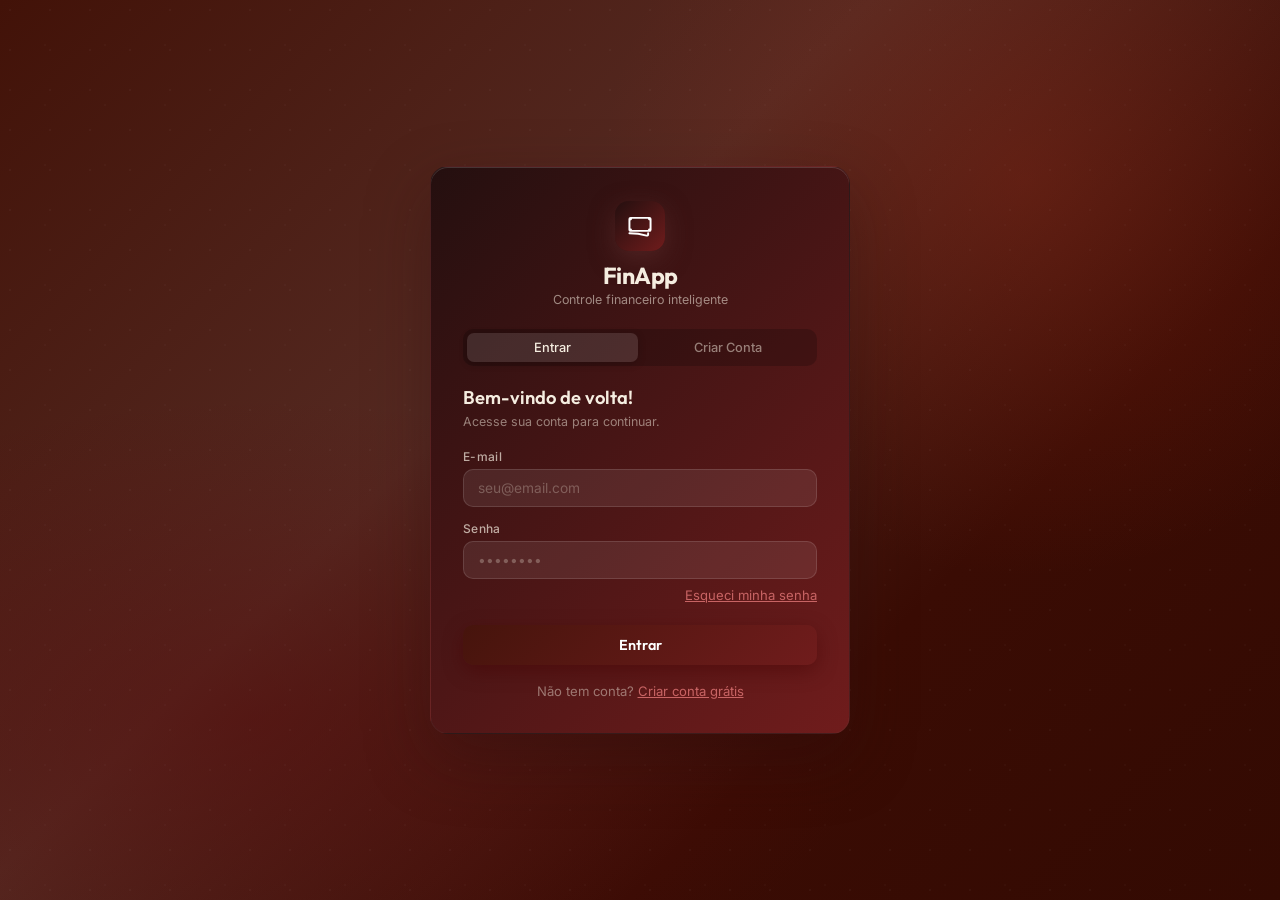
<file: index.html>
<!DOCTYPE html>
<html lang="pt-BR">
<head>
  <meta charset="UTF-8" />
  <meta name="viewport" content="width=device-width, initial-scale=1.0" />
  <title>FinApp | Entrar</title>
  <meta name="description" content="Gerencie suas finanças pessoais com facilidade. Faça login ou crie sua conta no FinApp." />
  <link rel="shortcut icon" href="favicon-16x16.png" type="image/x-icon">
  
  <!-- Configurações PWA e Web App Manifest -->
  <link rel="manifest" href="manifest.json" />
  <meta name="theme-color" content="#110e0c" />
  <meta name="mobile-web-app-capable" content="yes" />
  <meta name="apple-mobile-web-app-status-bar-style" content="black-translucent" />
  <meta name="apple-mobile-web-app-title" content="FinApp" />
  <link rel="apple-touch-icon" href="icons/apple-touch-icon.png" />

  <!-- Folha de estilo visual exclusiva da tela de autenticação -->
  <link rel="stylesheet" href="css/auth.css" />
</head>
<body>

<!-- Efeito de fundo decorativo com gradientes radiais -->
<div class="auth-bg"></div>

<!-- Container centralizado que envolve o card -->
<div class="auth-wrapper">
  <div class="auth-card">

    <!-- ============================================================
         1. CABEÇALHO / LOGO DO APLICATIVO
         ============================================================ -->
    <div class="auth-logo">
      <div class="auth-logo-icon">
        <svg xmlns="http://www.w3.org/2000/svg" fill="none" viewBox="0 0 24 24" stroke-width="1.8" stroke="currentColor">
          <path stroke-linecap="round" stroke-linejoin="round"
            d="M2.25 18.75a60.07 60.07 0 0 1 15.797 2.101c.727.198 1.453-.342 1.453-1.096V18.75M3.75 4.5v.75A.75.75 0 0 1 3 6h-.75m0 0v-.375c0-.621.504-1.125 1.125-1.125H20.25M2.25 6v9m18-10.5v.75c0 .414.336.75.75.75h.75m-1.5-1.5h.375c.621 0 1.125.504 1.125 1.125v9.75c0 .621-.504 1.125-1.125 1.125h-.375m1.5-1.5H21a.75.75 0 0 0-.75.75v.75m0 0H3.75m0 0h-.375a1.125 1.125 0 0 1-1.125-1.125V15m1.5 1.5v-.75A.75.75 0 0 0 3 15h-.75" />
        </svg>
      </div>
      <h1>FinApp</h1>
      <p>Controle financeiro inteligente</p>
    </div>

    <!-- ============================================================
         2. ABAS DE NAVEGAÇÃO: ENTRAR / CRIAR CONTA
         ============================================================ -->
    <div class="auth-tabs" id="authTabs">
      <button class="auth-tab-btn active" id="tabLogin" onclick="switchTab('login')">Entrar</button>
      <button class="auth-tab-btn" id="tabSignup" onclick="switchTab('signup')">Criar Conta</button>
    </div>

    <!-- Mensagens globais de feedback (Erro, Sucesso, Info) -->
    <div class="alert-msg" id="alertMsg"></div>

    <!-- ============================================================
         3. VIEW: FORMULÁRIO DE LOGIN
         ============================================================ -->
    <div class="auth-view active" id="viewLogin">
      <h2>Bem-vindo de volta!</h2>
      <p class="subtitle">Acesse sua conta para continuar.</p>

      <form id="formLogin" novalidate>
        <div class="form-group">
          <label for="loginEmail">E-mail</label>
          <input class="form-input" type="email" id="loginEmail" placeholder="seu@email.com" autocomplete="email" required />
        </div>
        <div class="form-group">
          <label for="loginPassword">Senha</label>
          <input class="form-input" type="password" id="loginPassword" placeholder="••••••••" autocomplete="current-password" required />
        </div>

        <div class="form-footer" style="text-align:right; margin-top:-6px; margin-bottom:18px;">
          <button type="button" class="btn-link" onclick="switchTab('reset')">Esqueci minha senha</button>
        </div>

        <button class="btn-primary" type="submit" id="btnLogin">Entrar</button>
      </form>

      <div class="form-footer">
        Não tem conta?
        <button class="btn-link" onclick="switchTab('signup')">Criar conta grátis</button>
      </div>
    </div>

    <!-- ============================================================
         4. VIEW: FORMULÁRIO DE CADASTRO
         ============================================================ -->
    <div class="auth-view" id="viewSignup">
      <h2>Criar conta</h2>
      <p class="subtitle">Preencha os dados abaixo para começar.</p>

      <form id="formSignup" novalidate>
        <div class="form-group">
          <label for="signupName">Nome completo</label>
          <input class="form-input" type="text" id="signupName" placeholder="Pedro Leitão" autocomplete="name" required />
        </div>
        <div class="form-group">
          <label for="signupEmail">E-mail</label>
          <input class="form-input" type="email" id="signupEmail" placeholder="seu@email.com" autocomplete="email" required />
        </div>
        <div class="form-group">
          <label for="signupPassword">Senha</label>
          <input class="form-input" type="password" id="signupPassword" placeholder="Mínimo 6 caracteres" autocomplete="new-password" required />
          <!-- Barra de força da senha em tempo real -->
          <div class="pwd-strength" id="pwdStrength">
            <div class="pwd-strength-bar"><div class="pwd-strength-fill" id="pwdFill"></div></div>
            <div class="pwd-strength-label" id="pwdLabel"></div>
          </div>
        </div>
        <div class="form-group">
          <label for="signupConfirm">Confirmar senha</label>
          <input class="form-input" type="password" id="signupConfirm" placeholder="Repita a senha" autocomplete="new-password" required />
        </div>

        <button class="btn-primary" type="submit" id="btnSignup">Criar conta</button>
      </form>

      <div class="form-footer">
        Já tem conta?
        <button class="btn-link" onclick="switchTab('login')">Entrar</button>
      </div>
    </div>

    <!-- ============================================================
         5. VIEW: RECUPERAÇÃO DE SENHA (Enviar e-mail)
         ============================================================ -->
    <div class="auth-view" id="viewReset">
      <h2>Redefinir senha</h2>
      <p class="subtitle">Digite seu e-mail e enviaremos um link para criar uma nova senha.</p>

      <form id="formReset" novalidate>
        <div class="form-group">
          <label for="resetEmail">E-mail</label>
          <input class="form-input" type="email" id="resetEmail" placeholder="seu@email.com" autocomplete="email" required />
        </div>
        <button class="btn-primary" type="submit" id="btnReset">Enviar link de redefinição</button>
      </form>

      <div class="form-footer" style="margin-top:20px;">
        <button class="btn-link" onclick="switchTab('login')">← Voltar para login</button>
      </div>
    </div>

    <!-- ============================================================
         6. VIEW: NOVA SENHA (Redefinição final após link de e-mail)
         ============================================================ -->
    <div class="auth-view" id="viewNewPwd">
      <h2>Nova senha</h2>
      <p class="subtitle">Digite e confirme sua nova senha.</p>

      <form id="formNewPwd" novalidate>
        <div class="form-group">
          <label for="newPwd">Nova senha</label>
          <input class="form-input" type="password" id="newPwd" placeholder="Mínimo 6 caracteres" required />
          <!-- Barra de força da nova senha -->
          <div class="pwd-strength" id="pwdStrength2">
            <div class="pwd-strength-bar"><div class="pwd-strength-fill" id="pwdFill2"></div></div>
            <div class="pwd-strength-label" id="pwdLabel2"></div>
          </div>
        </div>
        <div class="form-group">
          <label for="newPwdConfirm">Confirmar nova senha</label>
          <input class="form-input" type="password" id="newPwdConfirm" placeholder="Repita a nova senha" required />
        </div>
        <button class="btn-primary" type="submit" id="btnNewPwd">Salvar nova senha</button>
      </form>
    </div>

  </div><!-- /auth-card -->
</div><!-- /auth-wrapper -->

<!-- Registro do Service Worker (PWA) e Módulo de autenticação -->
<script type="module" src="js/sw-register.js"></script>
<script type="module" src="js/auth.js"></script>

</body>
</html>
</file>
<file: css/auth.css>
/* ============================================================
   AUTH.CSS — Estilos Visuais da Tela de Autenticação (FinApp)
   ------------------------------------------------------------
   Contém:
   1. Tipografia e Paleta de Cores (CSS Custom Properties)
   2. Fundo decorativo em camadas (Gradientes e Padrão de Pontos)
   3. Container e Card Glassmorphism com animações de entrada
   4. Logo e Abas de Navegação (Login/Cadastro)
   5. Campos de Formulário e Efeitos de Foco
   6. Botões, Links e Alertas de Feedback
   7. Medidor de Força da Senha e Spinner de Carregamento
   8. Regras de Responsividade para Telas Pequenas
   ============================================================ */

/* Importação das fontes modernas do Google Fonts */
@import url('https://fonts.googleapis.com/css2?family=Outfit:wght@300;400;500;600;700;800&family=Inter:wght@300;400;500;600&display=swap');

/* ============================================================
   1. RESET & VARIÁVEIS GLOBAIS
   ============================================================ */
*, *::before, *::after { box-sizing: border-box; margin: 0; padding: 0; }

:root {
  --brown-dark:   #46140c;   /* Tom de marrom escuro para o fundo base */
  --brown-mid:    #7e2715;   /* Tom intermediário para gradientes */
  --brown-light:  #aa4f3c;   /* Tom claro para detalhes */
  --cream:        #f5ede0;   /* Tom creme para textos claros */
  --cream-dark:   #ecdcc8;   /* Variação de creme para contrastes */
  --entrada:      #27ae60;   /* Verde para receitas/entradas e estados positivos */
  --saida:        #e74c3c;   /* Vermelho para despesas/saídas e estados de erro */
  --text-dark:    #1a0f08;   /* Cor de texto escuro */
  --text-muted:   #7a5c44;   /* Texto secundário/suave */
  --white:        #ffffff;   /* Branco puro */
  --accent:       #240f0f;   /* Destaque escuro da marca */
  --accent-hover: #701c1c;   /* Destaque avermelhado para hover e gradientes */
  --shadow:       0 24px 64px rgba(44, 14, 14, 0.35); /* Sombra elegante do card */
  --radius:       18px;      /* Raio de borda arredondada padrão */
  --radius-sm:    10px;      /* Raio de borda para inputs e botões */
  --transition:   0.3s cubic-bezier(0.4, 0, 0.2, 1);  /* Transição suave padrão */
}

html, body {
  min-height: 100%;
  font-family: 'Inter', sans-serif;
  background: var(--brown-dark);
  color: var(--text-dark);
  overflow-x: hidden;
}

/* ============================================================
   2. PLANO DE FUNDO DECORATIVO
   ============================================================ */
.auth-bg {
  position: fixed; inset: 0;
  background:
    radial-gradient(ellipse 80% 60% at 20% 80%, rgba(87, 12, 12, 0.55) 0%, transparent 60%),
    radial-gradient(ellipse 60% 80% at 80% 20%, rgba(146, 40, 21, 0.35) 0%, transparent 55%),
    linear-gradient(135deg, #421208 0%, #552a22 40%, #3a0c04 70%, #330a02 100%);
  z-index: 0;
}

/* Textura sutil de micro-pontos sobre o gradiente */
.auth-bg::before {
  content: '';
  position: absolute; inset: 0;
  background-image:
    radial-gradient(circle at 25% 25%, rgba(255,255,255,0.03) 1px, transparent 1px),
    radial-gradient(circle at 75% 75%, rgba(255,255,255,0.02) 1px, transparent 1px);
  background-size: 40px 40px, 60px 60px;
}

/* ============================================================
   3. CONTAINER CENTRAL & CARD GLASSMORPHISM
   ============================================================ */
.auth-wrapper {
  position: relative; z-index: 1;
  display: flex; align-items: center; justify-content: center;
  width: 100%; min-height: 100vh;
  padding: 32px 16px;
}

.auth-card {
  width: 100%; max-width: 420px;
  background: linear-gradient(135deg, var(--accent), var(--accent-hover));
  backdrop-filter: blur(32px) saturate(1.6);
  -webkit-backdrop-filter: blur(32px) saturate(1.6);
  border: 1px solid rgba(80, 80, 80, 0.15);
  border-radius: var(--radius);
  box-shadow: var(--shadow), inset 0 1px 0 rgba(255,255,255,0.15);
  padding: 34px 32px;
  animation: cardIn 0.6s cubic-bezier(0.34,1.56,0.64,1) both;
}

/* Animação suave de subida ao carregar a página */
@keyframes cardIn {
  from { opacity:0; transform: translateY(32px) scale(0.96); }
  to   { opacity:1; transform: translateY(0) scale(1); }
}

/* ============================================================
   4. CABEÇALHO / LOGO DA MARCA
   ============================================================ */
.auth-logo {
  text-align: center; margin-bottom: 22px;
}
.auth-logo-icon {
  width: 50px; height: 50px;
  background: linear-gradient(135deg, var(--accent), var(--accent-hover));
  border-radius: 14px;
  display: flex; align-items: center; justify-content: center;
  margin: 0 auto 10px;
  box-shadow: 0 8px 24px rgba(100, 50, 50, 0.5);
}
.auth-logo-icon svg { width: 26px; height: 26px; color: var(--white); }
.auth-logo h1 {
  font-family: 'Outfit', sans-serif;
  font-size: 1.45rem; font-weight: 700;
  color: var(--cream);
  letter-spacing: -0.5px;
}
.auth-logo p {
  font-size: 0.78rem; color: rgba(245,237,224,0.55);
  margin-top: 2px;
}

/* ============================================================
   5. ABAS DE ALTERNÂNCIA (Login / Cadastro)
   ============================================================ */
.auth-tabs {
  display: flex; gap: 4px;
  background: rgba(0,0,0,0.2);
  border-radius: var(--radius-sm);
  padding: 4px;
  margin-bottom: 20px;
}
.auth-tab-btn {
  flex: 1; padding: 7px 10px;
  background: transparent; border: none;
  border-radius: 7px;
  font-family: 'Inter', sans-serif;
  font-size: 0.8rem; font-weight: 500;
  color: rgba(245,237,224,0.5);
  cursor: pointer;
  transition: var(--transition);
}
.auth-tab-btn.active {
  background: rgba(255,255,255,0.12);
  color: var(--cream);
  box-shadow: 0 2px 8px rgba(0,0,0,0.2);
}

/* ============================================================
   6. SEÇÕES / VIEWS (Alternadas via JavaScript)
   ============================================================ */
.auth-view { display: none; animation: fadeSlide 0.35s ease both; }
.auth-view.active { display: block; }

@keyframes fadeSlide {
  from { opacity: 0; transform: translateX(10px); }
  to   { opacity: 1; transform: translateX(0); }
}

.auth-view h2 {
  font-family: 'Outfit', sans-serif;
  font-size: 1.15rem; font-weight: 600;
  color: var(--cream);
  margin-bottom: 4px;
}
.auth-view .subtitle {
  font-size: 0.78rem; color: rgba(245,237,224,0.5);
  margin-bottom: 18px; line-height: 1.4;
}

/* ============================================================
   7. CAMPOS DE FORMULÁRIO (Labels, Inputs e Foco)
   ============================================================ */
.form-group { margin-bottom: 14px; }
.form-group label {
  display: block;
  font-size: 0.75rem; font-weight: 500;
  color: rgba(245,237,224,0.7);
  margin-bottom: 5px;
  letter-spacing: 0.3px;
}

.form-input {
  width: 100%;
  padding: 10px 14px;
  background: rgba(255,255,255,0.08);
  border: 1px solid rgba(255,255,255,0.12);
  border-radius: var(--radius-sm);
  font-family: 'Inter', sans-serif;
  font-size: 0.86rem;
  color: var(--cream);
  outline: none;
  transition: var(--transition);
}
.form-input::placeholder { color: rgba(245,237,224,0.28); }
.form-input:focus {
  border-color: rgba(196,168,130,0.6);
  background: rgba(255,255,255,0.13);
  box-shadow: 0 0 0 3px rgba(200, 130, 130, 0.15);
}

/* ============================================================
   8. BOTÕES E LINKS
   ============================================================ */
.btn-primary {
  width: 100%; padding: 11px;
  background: linear-gradient(135deg, var(--brown-dark), var(--accent-hover));
  border: none; border-radius: var(--radius-sm);
  font-family: 'Outfit', sans-serif;
  font-size: 0.9rem; font-weight: 600;
  color: var(--white);
  cursor: pointer;
  transition: var(--transition);
  box-shadow: 0 6px 20px rgba(67, 3, 3, 0.45);
  margin-top: 4px;
}
.btn-primary:hover {
  transform: translateY(-2px);
  box-shadow: 0 10px 28px rgba(110, 50, 50, 0.5);
  filter: brightness(1.1);
}
.btn-primary:active { transform: translateY(0); }
.btn-primary:disabled {
  opacity: 0.55; cursor: not-allowed;
  transform: none; filter: none;
}

.btn-link {
  background: none; border: none;
  color: rgb(200, 100, 100);
  font-family: 'Inter', sans-serif;
  font-size: 0.82rem; cursor: pointer;
  text-decoration: underline;
  padding: 0; transition: color var(--transition);
}
.btn-link:hover { color: var(--brown-light); }

.form-footer {
  text-align: center; margin-top: 18px;
  font-size: 0.82rem;
  color: rgba(245,237,224,0.45);
}

/* ============================================================
   9. MENSAGENS DE FEEDBACK / ALERTAS
   ============================================================ */
.alert-msg {
  padding: 11px 16px;
  border-radius: var(--radius-sm);
  font-size: 0.82rem;
  margin-bottom: 18px;
  display: none;
  animation: fadeSlide 0.3s ease;
}
.alert-msg.success {
  display: block;
  background: rgba(39,174,96,0.18);
  border: 1px solid rgba(39,174,96,0.35);
  color: #6ee099;
}
.alert-msg.error {
  display: block;
  background: rgba(231,76,60,0.18);
  border: 1px solid rgba(231,76,60,0.35);
  color: #f1948a;
}
.alert-msg.info {
  display: block;
  background: rgba(196,168,130,0.18);
  border: 1px solid rgba(196,168,130,0.3);
  color: var(--brown-light);
}

.divider {
  display: flex; align-items: center; gap: 12px;
  margin: 20px 0;
  color: rgba(245,237,224,0.25); font-size: 0.75rem;
}
.divider::before, .divider::after {
  content: ''; flex: 1;
  height: 1px; background: rgba(255,255,255,0.1);
}

/* ============================================================
   10. SPINNER DE CARREGAMENTO & MEDIDOR DE SENHA
   ============================================================ */
.spinner {
  width: 18px; height: 18px;
  border: 2px solid rgba(255,255,255,0.3);
  border-top-color: #fff;
  border-radius: 50%;
  display: inline-block;
  animation: spin 0.7s linear infinite;
  vertical-align: middle; margin-right: 8px;
}
@keyframes spin { to { transform: rotate(360deg); } }

.pwd-strength { margin-top: 8px; }
.pwd-strength-bar {
  height: 3px; border-radius: 2px;
  background: rgba(255,255,255,0.1);
  overflow: hidden;
}
.pwd-strength-fill {
  height: 100%; border-radius: 2px;
  transition: width 0.4s ease, background 0.4s ease;
  width: 0%;
}
.pwd-strength-label {
  font-size: 0.73rem; margin-top: 4px;
  color: rgba(245,237,224,0.4);
}

/* ============================================================
   11. RESPONSIVIDADE (Celulares e Viewports Baixos)
   ============================================================ */
@media (max-width: 480px) {
  .auth-wrapper { padding: 20px 14px; }
  .auth-card { padding: 26px 20px; }
  .auth-logo-icon { width: 44px; height: 44px; }
  .auth-logo h1 { font-size: 1.3rem; }
}

@media (max-height: 640px) {
  .auth-wrapper { padding: 16px 12px; }
  .auth-card { padding: 22px 18px; }
  .auth-logo { margin-bottom: 14px; }
  .auth-tabs { margin-bottom: 14px; }
  .form-group { margin-bottom: 10px; }
}
</file>
